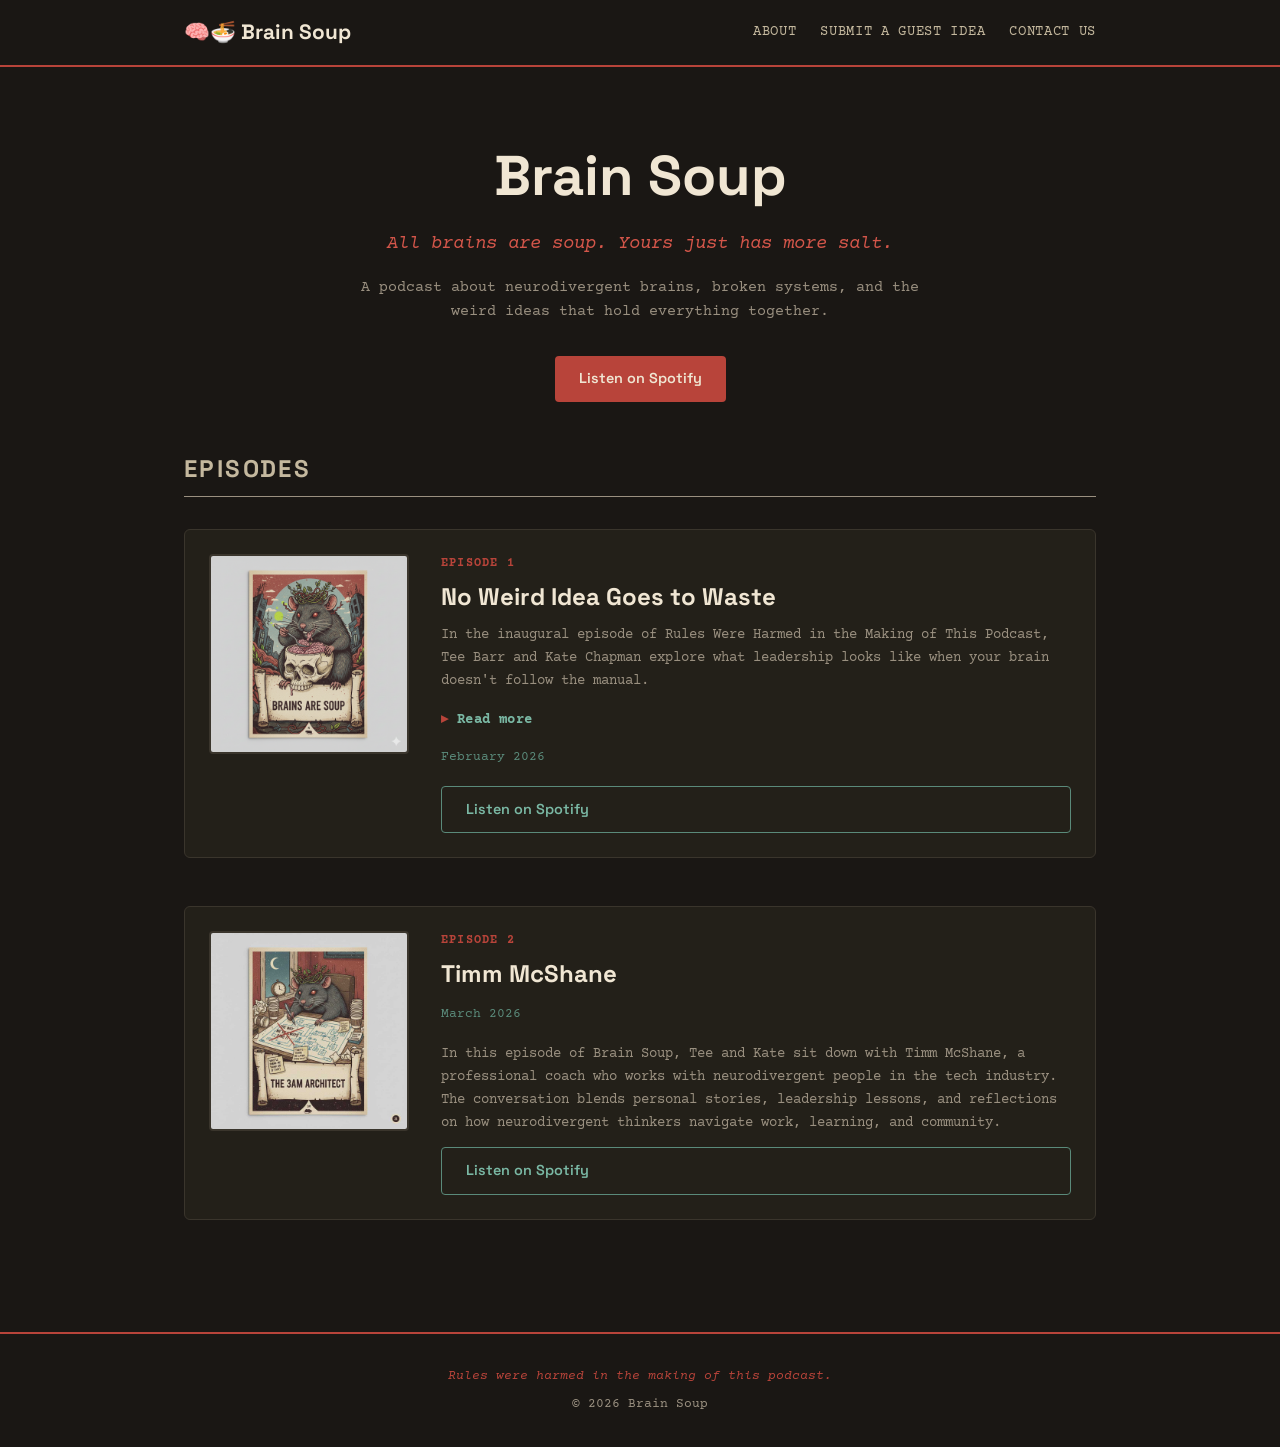
<file: index.html>
<!DOCTYPE html>
<html lang="en">
<head>
  <meta charset="UTF-8">
  <meta name="viewport" content="width=device-width, initial-scale=1.0">
  <title>Brain Soup</title>
  <meta name="description" content="A podcast about neurodivergent brains, broken systems, and the weird ideas that hold everything together.">
  <link rel="stylesheet" href="style.css">
  <link rel="preconnect" href="https://fonts.googleapis.com">
  <link rel="preconnect" href="https://fonts.gstatic.com" crossorigin>
  <link href="https://fonts.googleapis.com/css2?family=Courier+Prime:ital,wght@0,400;0,700;1,400&family=Space+Grotesk:wght@400;600;700&display=swap" rel="stylesheet">
</head>
<body>
  <header>
    <nav>
      <a href="/" class="nav-logo">🧠🍜 Brain Soup</a>
      <div class="nav-links">
        <a href="/about">About</a>
        <a href="/guest">Submit a Guest Idea</a>
        <a href="/contact">Contact Us</a>
      </div>
      <button class="nav-toggle" aria-label="Menu">☰</button>
    </nav>
  </header>

  <main>
    <section class="hero">
      <h1>Brain Soup</h1>
      <p class="tagline">All brains are soup. Yours just has more salt.</p>
      <p class="subtitle">A podcast about neurodivergent brains, broken systems, and the weird ideas that hold everything together.</p>
      <div class="listen-links">
        <a href="#" class="btn btn-primary">Listen on Spotify</a>
      </div>
    </section>

    <section class="episodes">
      <h2>Episodes</h2>

      <article class="episode">
        <div class="episode-card">
          <img src="images/ep01.png" alt="Episode 1 card art" class="episode-art">
        </div>
        <div class="episode-info">
          <span class="episode-number">Episode 1</span>
          <h3>No Weird Idea Goes to Waste</h3>
          <p class="episode-description">In the inaugural episode of Rules Were Harmed in the Making of This Podcast, Tee Barr and Kate Chapman explore what leadership looks like when your brain doesn't follow the manual.</p>
          <details class="episode-expand">
            <summary>Read more</summary>
            <p class="episode-description">Drawing from lived experience across tech, open source, and nonprofit leadership, they unpack how neurodivergent cognition.</p>
            <p class="episode-description">ADHD, autism-spectrum traits, queerness, and systems thinking, shapes foresight, pattern recognition, and decision-making. They talk about seeing failure modes early, doing invisible "glue work," and the friction that comes from operating outside rigid roles and job descriptions.</p>
            <p class="episode-description">The conversation digs into masking, self-regulation, burnout, and why "professionalism" often just means neurotypical comfort.</p>
            <p class="episode-description">They also explore how AI, transcription, and tooling function as accessibility (not shortcuts) and how leaders can hack broken systems without becoming one.</p>
            <p class="episode-description">No frameworks are finalized.<br>Several side quests are taken.<br>Rules were harmed in the making of this episode.</p>
          </details>
          <div class="episode-meta">
            <span class="episode-date">February 2026</span>
          </div>
          <a href="https://open.spotify.com/episode/6eNpjeM31h4z1i3bK73aj8" class="btn btn-secondary" target="_blank">Listen on Spotify</a>
        </div>
      </article>

      <article class="episode">
        <div class="episode-card">
          <img src="images/ep02.png" alt="Episode 2 card art" class="episode-art">
        </div>
        <div class="episode-info">
          <span class="episode-number">Episode 2</span>
          <h3>Timm McShane</h3>
          <div class="episode-meta">
            <span class="episode-date">March 2026</span>
          </div>
          <p class="episode-description">In this episode of Brain Soup, Tee and Kate sit down with Timm McShane, a professional coach who works with neurodivergent people in the tech industry. The conversation blends personal stories, leadership lessons, and reflections on how neurodivergent thinkers navigate work, learning, and community.</p>
          <a href="https://open.spotify.com/episode/5IT9Fw4ldcZKeNiXZtoH2L" class="btn btn-secondary" target="_blank">Listen on Spotify</a>
        </div>
      </article>

    </section>
  </main>

  <footer>
    <p class="disclaimer">Rules were harmed in the making of this podcast.</p>
    <p>&copy; 2026 Brain Soup</p>
  </footer>

  <script>
    document.querySelector('.nav-toggle').addEventListener('click', () => {
      document.querySelector('.nav-links').classList.toggle('open');
    });
  </script>
</body>
</html>
</file>
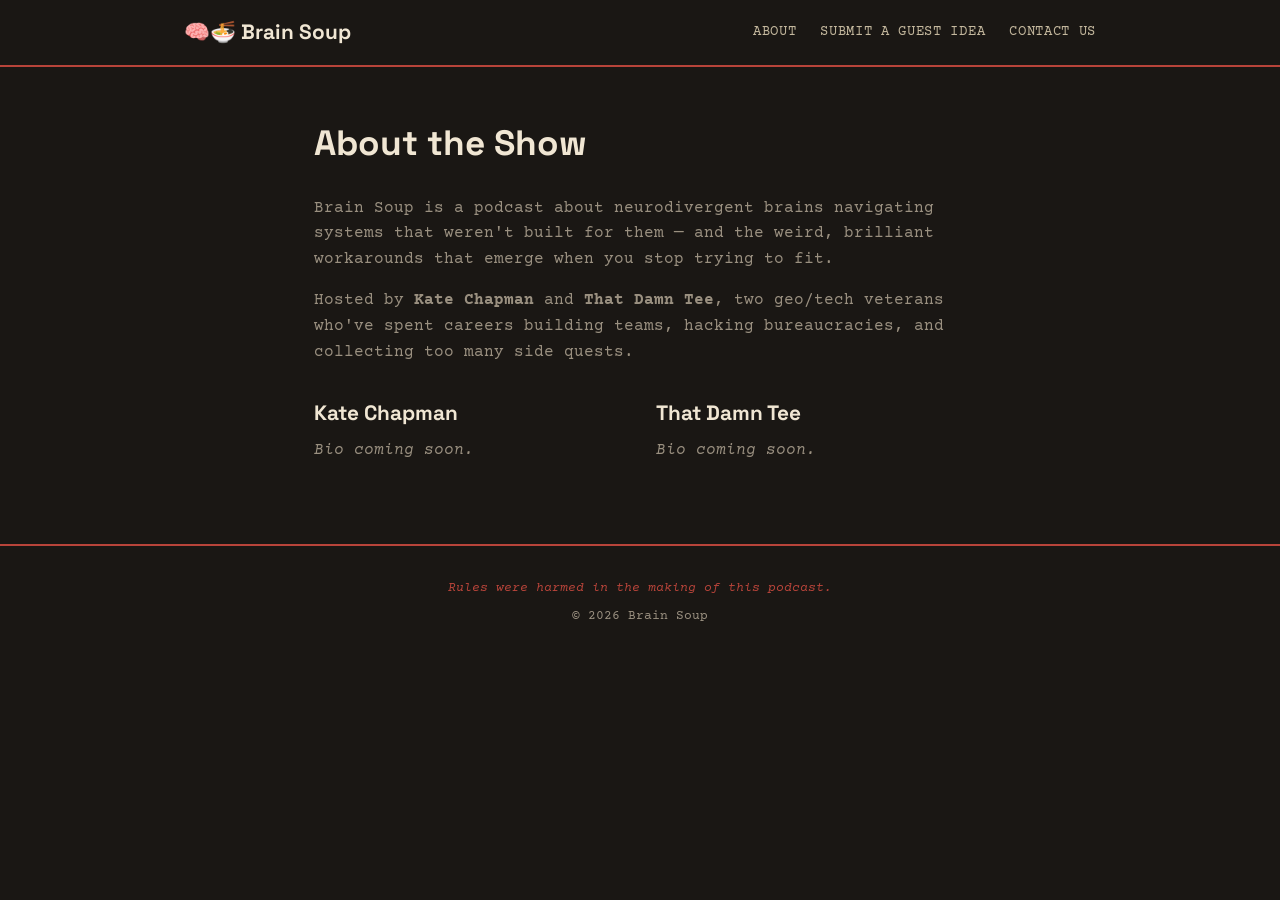
<file: about.html>
<!DOCTYPE html>
<html lang="en">
<head>
  <meta charset="UTF-8">
  <meta name="viewport" content="width=device-width, initial-scale=1.0">
  <title>About — Brain Soup</title>
  <link rel="stylesheet" href="style.css">
  <link rel="preconnect" href="https://fonts.googleapis.com">
  <link rel="preconnect" href="https://fonts.gstatic.com" crossorigin>
  <link href="https://fonts.googleapis.com/css2?family=Courier+Prime:ital,wght@0,400;0,700;1,400&family=Space+Grotesk:wght@400;600;700&display=swap" rel="stylesheet">
</head>
<body>
  <header>
    <nav>
      <a href="/" class="nav-logo">🧠🍜 Brain Soup</a>
      <div class="nav-links">
        <a href="/about">About</a>
        <a href="/guest">Submit a Guest Idea</a>
        <a href="/contact">Contact Us</a>
      </div>
      <button class="nav-toggle" aria-label="Menu">☰</button>
    </nav>
  </header>

  <main>
    <section class="page-content">
      <h1>About the Show</h1>
      <p>Brain Soup is a podcast about neurodivergent brains navigating systems that weren't built for them — and the weird, brilliant workarounds that emerge when you stop trying to fit.</p>
      <p>Hosted by <strong>Kate Chapman</strong> and <strong>That Damn Tee</strong>, two geo/tech veterans who've spent careers building teams, hacking bureaucracies, and collecting too many side quests.</p>

      <div class="bios">
        <div class="bio">
          <h2>Kate Chapman</h2>
          <p><em>Bio coming soon.</em></p>
        </div>
        <div class="bio">
          <h2>That Damn Tee</h2>
          <p><em>Bio coming soon.</em></p>
        </div>
      </div>
    </section>
  </main>

  <footer>
    <p class="disclaimer">Rules were harmed in the making of this podcast.</p>
    <p>&copy; 2026 Brain Soup</p>
  </footer>

  <script>
    document.querySelector('.nav-toggle').addEventListener('click', () => {
      document.querySelector('.nav-links').classList.toggle('open');
    });
  </script>
</body>
</html>
</file>
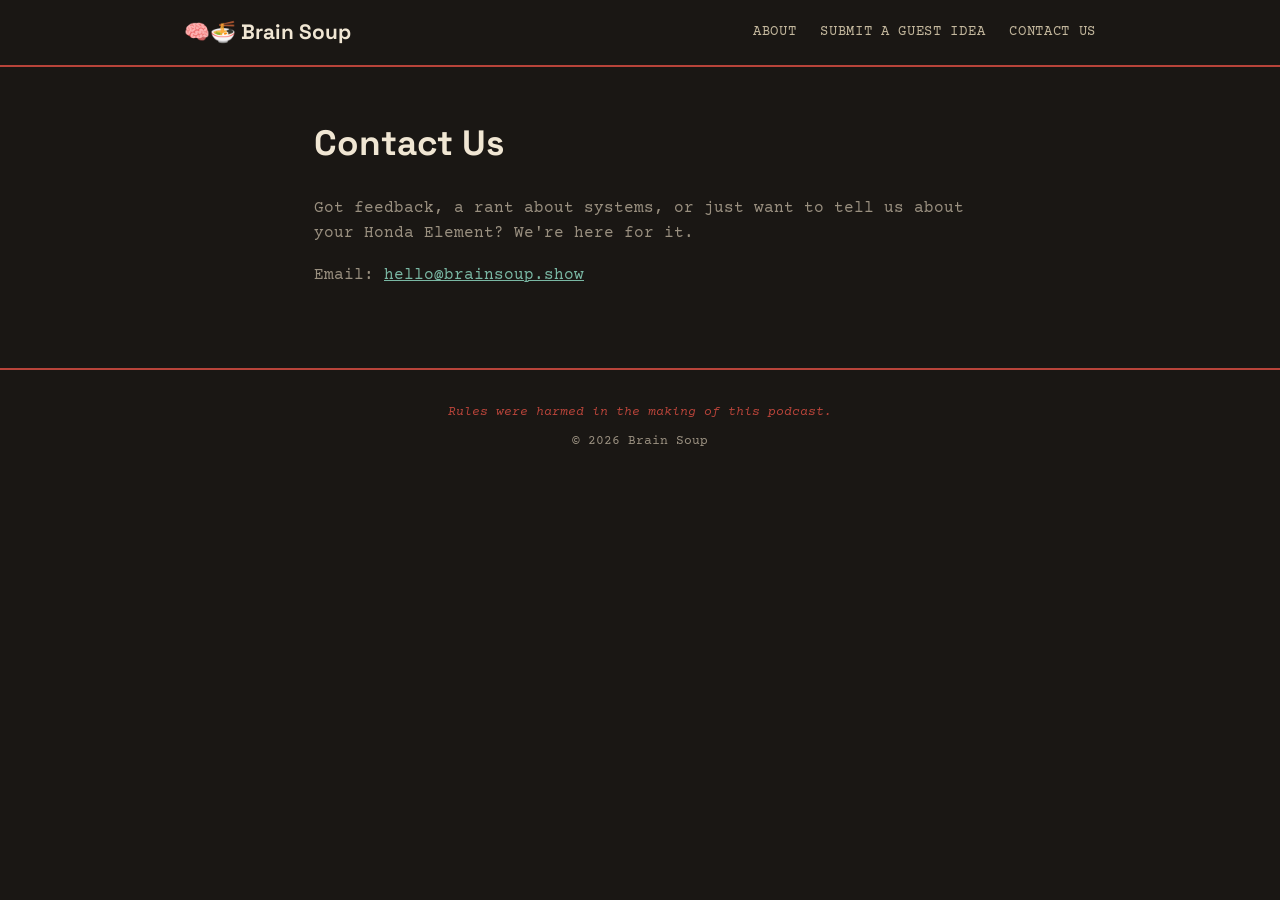
<file: contact.html>
<!DOCTYPE html>
<html lang="en">
<head>
  <meta charset="UTF-8">
  <meta name="viewport" content="width=device-width, initial-scale=1.0">
  <title>Contact — Brain Soup</title>
  <link rel="stylesheet" href="style.css">
  <link rel="preconnect" href="https://fonts.googleapis.com">
  <link rel="preconnect" href="https://fonts.gstatic.com" crossorigin>
  <link href="https://fonts.googleapis.com/css2?family=Courier+Prime:ital,wght@0,400;0,700;1,400&family=Space+Grotesk:wght@400;600;700&display=swap" rel="stylesheet">
</head>
<body>
  <header>
    <nav>
      <a href="/" class="nav-logo">🧠🍜 Brain Soup</a>
      <div class="nav-links">
        <a href="/about">About</a>
        <a href="/guest">Submit a Guest Idea</a>
        <a href="/contact">Contact Us</a>
      </div>
      <button class="nav-toggle" aria-label="Menu">☰</button>
    </nav>
  </header>

  <main>
    <section class="page-content">
      <h1>Contact Us</h1>
      <p>Got feedback, a rant about systems, or just want to tell us about your Honda Element? We're here for it.</p>
      <p>Email: <a href="mailto:hello@brainsoup.show">hello@brainsoup.show</a></p>
    </section>
  </main>

  <footer>
    <p class="disclaimer">Rules were harmed in the making of this podcast.</p>
    <p>&copy; 2026 Brain Soup</p>
  </footer>

  <script>
    document.querySelector('.nav-toggle').addEventListener('click', () => {
      document.querySelector('.nav-links').classList.toggle('open');
    });
  </script>
</body>
</html>
</file>
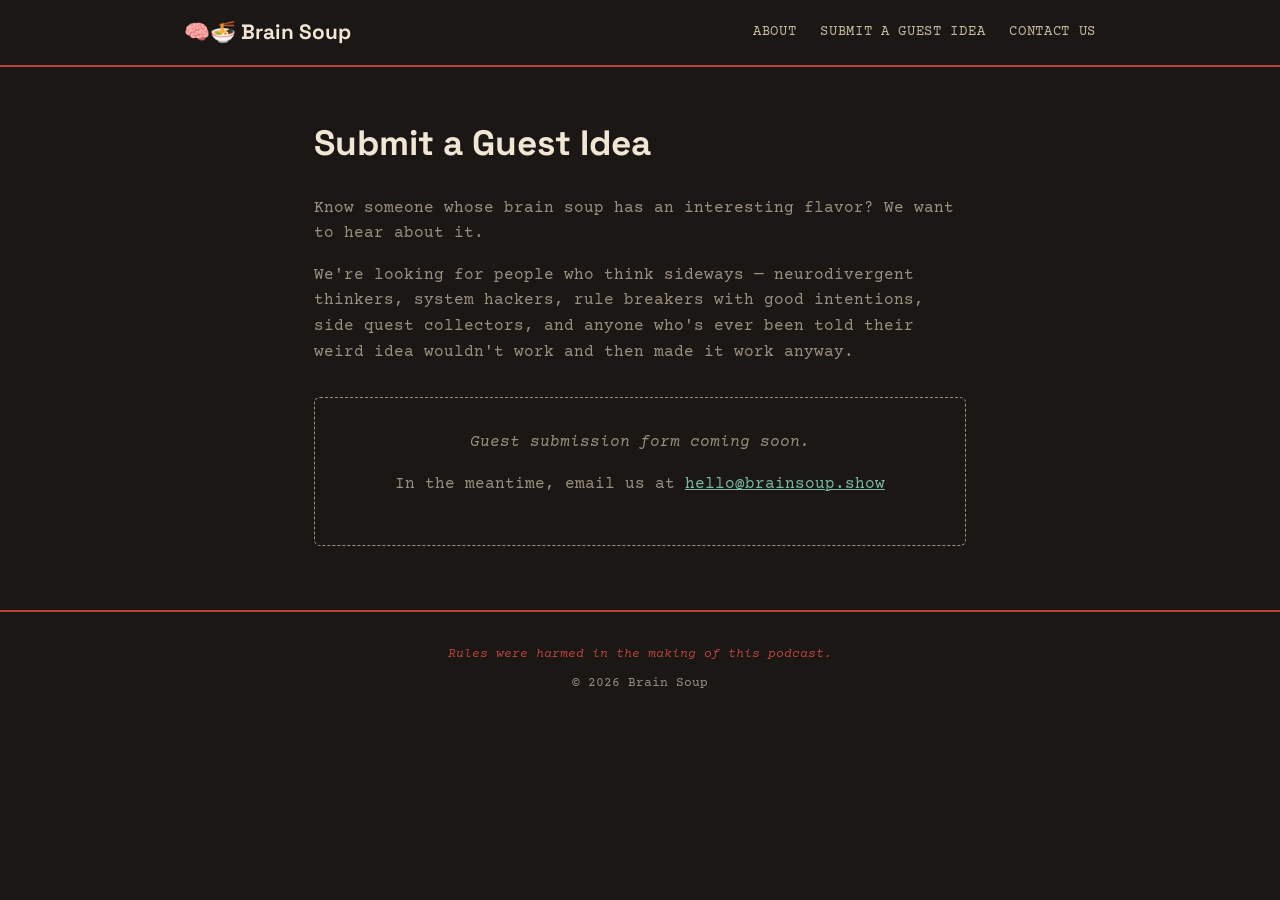
<file: guest.html>
<!DOCTYPE html>
<html lang="en">
<head>
  <meta charset="UTF-8">
  <meta name="viewport" content="width=device-width, initial-scale=1.0">
  <title>Submit a Guest Idea — Brain Soup</title>
  <link rel="stylesheet" href="style.css">
  <link rel="preconnect" href="https://fonts.googleapis.com">
  <link rel="preconnect" href="https://fonts.gstatic.com" crossorigin>
  <link href="https://fonts.googleapis.com/css2?family=Courier+Prime:ital,wght@0,400;0,700;1,400&family=Space+Grotesk:wght@400;600;700&display=swap" rel="stylesheet">
</head>
<body>
  <header>
    <nav>
      <a href="/" class="nav-logo">🧠🍜 Brain Soup</a>
      <div class="nav-links">
        <a href="/about">About</a>
        <a href="/guest">Submit a Guest Idea</a>
        <a href="/contact">Contact Us</a>
      </div>
      <button class="nav-toggle" aria-label="Menu">☰</button>
    </nav>
  </header>

  <main>
    <section class="page-content">
      <h1>Submit a Guest Idea</h1>
      <p>Know someone whose brain soup has an interesting flavor? We want to hear about it.</p>
      <p>We're looking for people who think sideways — neurodivergent thinkers, system hackers, rule breakers with good intentions, side quest collectors, and anyone who's ever been told their weird idea wouldn't work and then made it work anyway.</p>

      <div class="form-placeholder">
        <p><em>Guest submission form coming soon.</em></p>
        <p>In the meantime, email us at <a href="mailto:hello@brainsoup.show">hello@brainsoup.show</a></p>
      </div>
    </section>
  </main>

  <footer>
    <p class="disclaimer">Rules were harmed in the making of this podcast.</p>
    <p>&copy; 2026 Brain Soup</p>
  </footer>

  <script>
    document.querySelector('.nav-toggle').addEventListener('click', () => {
      document.querySelector('.nav-links').classList.toggle('open');
    });
  </script>
</body>
</html>
</file>
<file: style.css>
/* === Brain Soup — Post-apocalyptic zine aesthetic === */

:root {
  --bg: #1a1714;
  --bg-card: #232019;
  --cream: #f0e6d3;
  --cream-dim: #c4b89e;
  --red: #b8443a;
  --red-bright: #d4564a;
  --teal: #5a8a7a;
  --teal-bright: #7ab8a4;
  --green: #6a7a3a;
  --text: #e8dcc8;
  --text-dim: #9a9080;
  --font-display: 'Space Grotesk', system-ui, sans-serif;
  --font-mono: 'Courier Prime', 'Courier New', monospace;
}

* { margin: 0; padding: 0; box-sizing: border-box; }

body {
  background: var(--bg);
  color: var(--text);
  font-family: var(--font-mono);
  line-height: 1.6;
  min-height: 100vh;
}

/* === NAV === */
header {
  border-bottom: 2px solid var(--red);
  background: var(--bg);
  position: sticky;
  top: 0;
  z-index: 100;
}

nav {
  max-width: 960px;
  margin: 0 auto;
  padding: 1rem 1.5rem;
  display: flex;
  align-items: center;
  justify-content: space-between;
}

.nav-logo {
  font-family: var(--font-display);
  font-weight: 700;
  font-size: 1.3rem;
  color: var(--cream);
  text-decoration: none;
}

.nav-links {
  display: flex;
  gap: 1.5rem;
}

.nav-links a {
  color: var(--cream-dim);
  text-decoration: none;
  font-size: 0.85rem;
  text-transform: uppercase;
  letter-spacing: 0.05em;
  transition: color 0.2s;
}

.nav-links a:hover { color: var(--red-bright); }

.nav-toggle {
  display: none;
  background: none;
  border: none;
  color: var(--cream);
  font-size: 1.5rem;
  cursor: pointer;
}

/* === HERO === */
.hero {
  max-width: 960px;
  margin: 0 auto;
  padding: 4rem 1.5rem 3rem;
  text-align: center;
}

.hero h1 {
  font-family: var(--font-display);
  font-size: 3.5rem;
  font-weight: 700;
  color: var(--cream);
  margin-bottom: 0.5rem;
}

.tagline {
  font-size: 1.2rem;
  color: var(--red-bright);
  font-style: italic;
  margin-bottom: 1rem;
}

.subtitle {
  font-size: 0.95rem;
  color: var(--text-dim);
  max-width: 600px;
  margin: 0 auto 2rem;
}

/* === BUTTONS === */
.btn {
  display: inline-block;
  padding: 0.7rem 1.5rem;
  text-decoration: none;
  font-family: var(--font-display);
  font-weight: 600;
  font-size: 0.9rem;
  border-radius: 4px;
  transition: all 0.2s;
}

.btn-primary {
  background: var(--red);
  color: var(--cream);
}

.btn-primary:hover {
  background: var(--red-bright);
}

.btn-secondary {
  background: transparent;
  color: var(--teal-bright);
  border: 1px solid var(--teal);
}

.btn-secondary:hover {
  background: var(--teal);
  color: var(--cream);
}

/* === EPISODES === */
.episodes {
  max-width: 960px;
  margin: 0 auto;
  padding: 0 1.5rem 4rem;
}

.episodes h2 {
  font-family: var(--font-display);
  font-size: 1.5rem;
  color: var(--cream-dim);
  text-transform: uppercase;
  letter-spacing: 0.1em;
  margin-bottom: 2rem;
  padding-bottom: 0.5rem;
  border-bottom: 1px solid var(--text-dim);
}

.episode {
  display: flex;
  gap: 2rem;
  margin-bottom: 3rem;
  padding: 1.5rem;
  background: var(--bg-card);
  border: 1px solid #3a352c;
  border-radius: 6px;
}

.episode-card {
  flex-shrink: 0;
  width: 200px;
}

.episode-art {
  width: 100%;
  border-radius: 4px;
  border: 2px solid #3a352c;
}

.episode-info {
  display: flex;
  flex-direction: column;
  justify-content: center;
}

.episode-number {
  font-size: 0.75rem;
  color: var(--red);
  text-transform: uppercase;
  letter-spacing: 0.1em;
  font-weight: 700;
}

.episode-info h3 {
  font-family: var(--font-display);
  font-size: 1.5rem;
  color: var(--cream);
  margin: 0.3rem 0 0.5rem;
}

.episode-description {
  font-size: 0.9rem;
  color: var(--text-dim);
  margin-bottom: 0.75rem;
}

.episode-meta {
  margin-bottom: 1rem;
}

.episode-date {
  font-size: 0.8rem;
  color: var(--teal);
}

/* === EPISODE EXPAND === */
.episode-expand {
  margin-bottom: 0.75rem;
}

.episode-expand summary {
  cursor: pointer;
  color: var(--teal-bright);
  font-size: 0.85rem;
  font-weight: 600;
  letter-spacing: 0.03em;
  list-style: none;
  margin-top: 0.3rem;
}

.episode-expand summary::-webkit-details-marker { display: none; }

.episode-expand summary::before {
  content: '▸ ';
  color: var(--red);
}

.episode-expand[open] summary::before {
  content: '▾ ';
}

.episode-expand .episode-description {
  margin-top: 0.5rem;
}

/* === FOOTER === */
footer {
  border-top: 2px solid var(--red);
  text-align: center;
  padding: 2rem 1.5rem;
  color: var(--text-dim);
  font-size: 0.8rem;
}

.disclaimer {
  font-style: italic;
  color: var(--red);
  margin-bottom: 0.5rem;
}

/* === PAGE CONTENT === */
.page-content {
  max-width: 700px;
  margin: 0 auto;
  padding: 3rem 1.5rem 4rem;
}

.page-content h1 {
  font-family: var(--font-display);
  font-size: 2.2rem;
  color: var(--cream);
  margin-bottom: 1.5rem;
}

.page-content p {
  margin-bottom: 1rem;
  color: var(--text-dim);
}

.page-content a {
  color: var(--teal-bright);
}

.page-content a:hover {
  color: var(--cream);
}

.bios {
  display: grid;
  grid-template-columns: 1fr 1fr;
  gap: 2rem;
  margin-top: 2rem;
}

.bio h2 {
  font-family: var(--font-display);
  font-size: 1.3rem;
  color: var(--cream);
  margin-bottom: 0.5rem;
}

.bio p { color: var(--text-dim); }

.form-placeholder {
  margin-top: 2rem;
  padding: 2rem;
  border: 1px dashed var(--text-dim);
  border-radius: 6px;
  text-align: center;
}

/* === MOBILE === */
@media (max-width: 640px) {
  .nav-toggle { display: block; }
  .nav-links {
    display: none;
    flex-direction: column;
    position: absolute;
    top: 100%;
    left: 0;
    right: 0;
    background: var(--bg);
    border-bottom: 2px solid var(--red);
    padding: 1rem 1.5rem;
    gap: 1rem;
  }
  .nav-links.open { display: flex; }
  .hero h1 { font-size: 2.5rem; }
  .episode {
    flex-direction: column;
    align-items: center;
    text-align: center;
  }
  .episode-card { width: 160px; }
}
</file>
